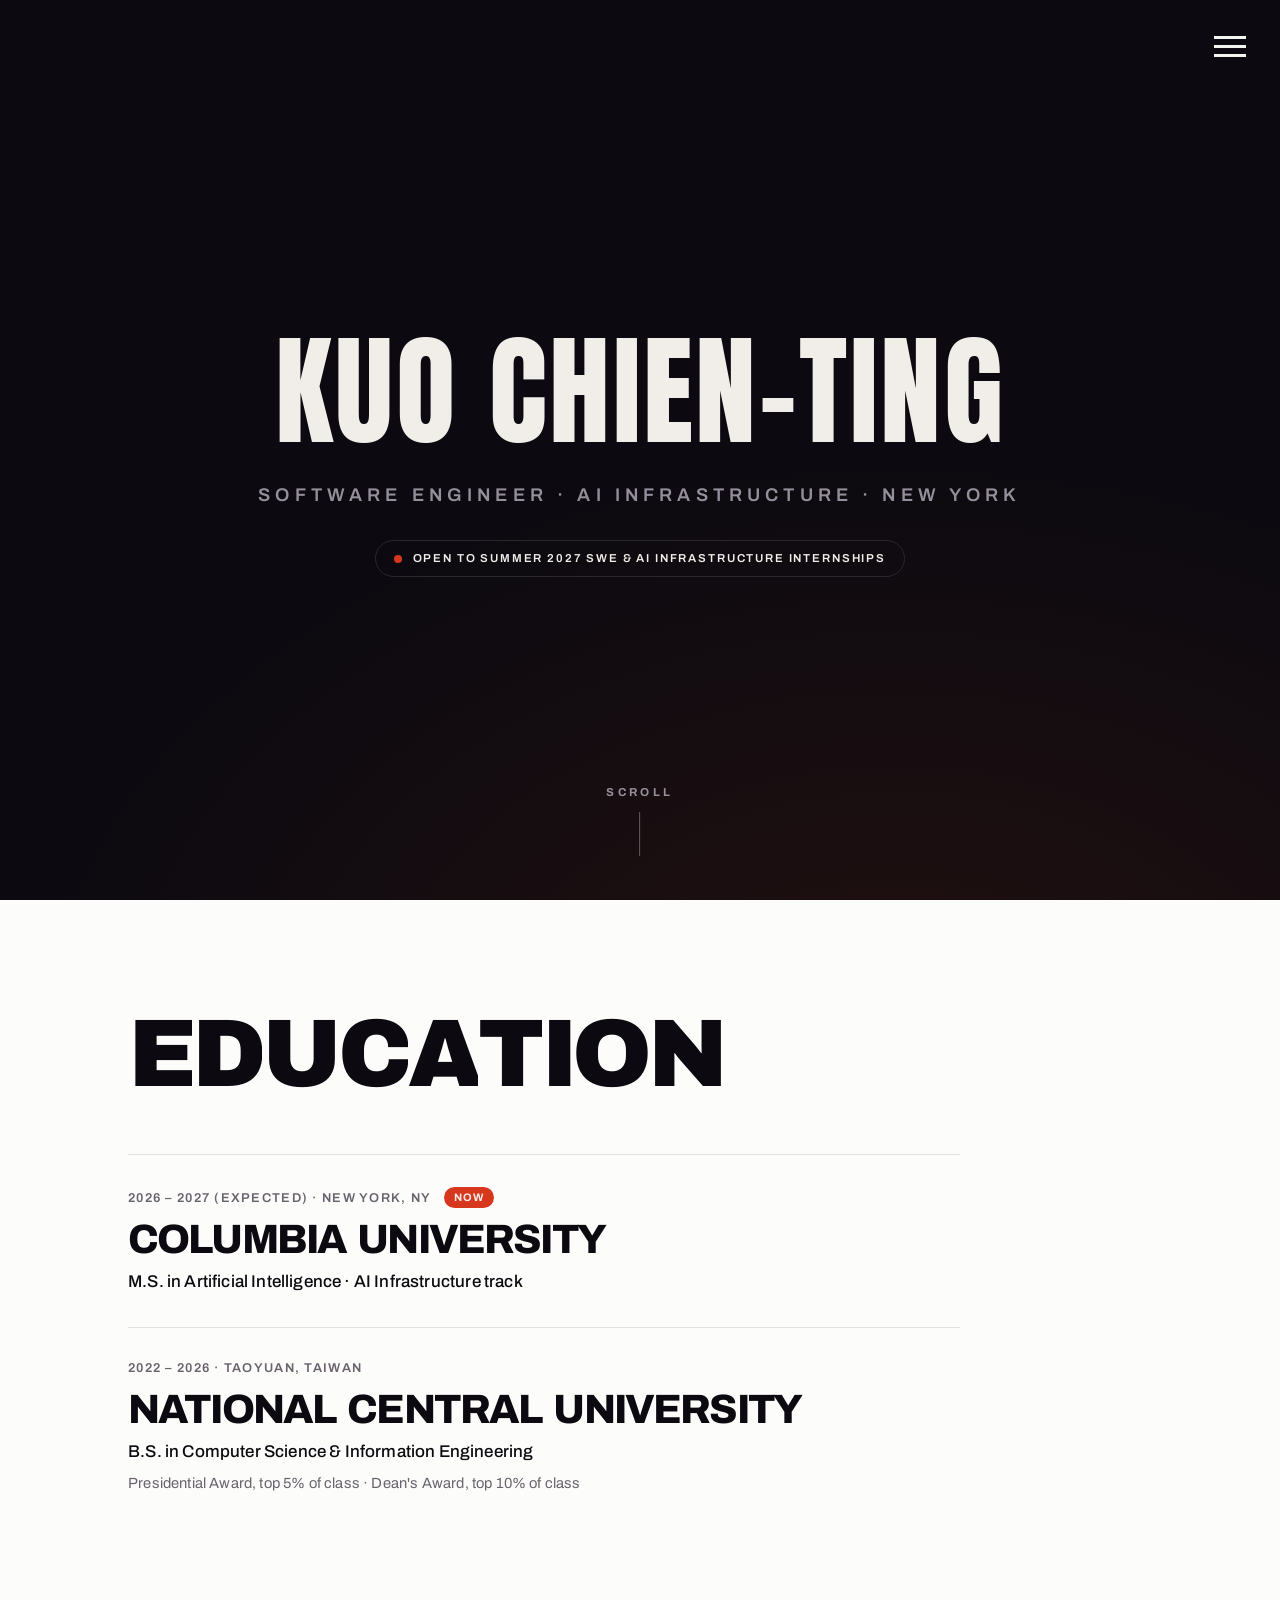
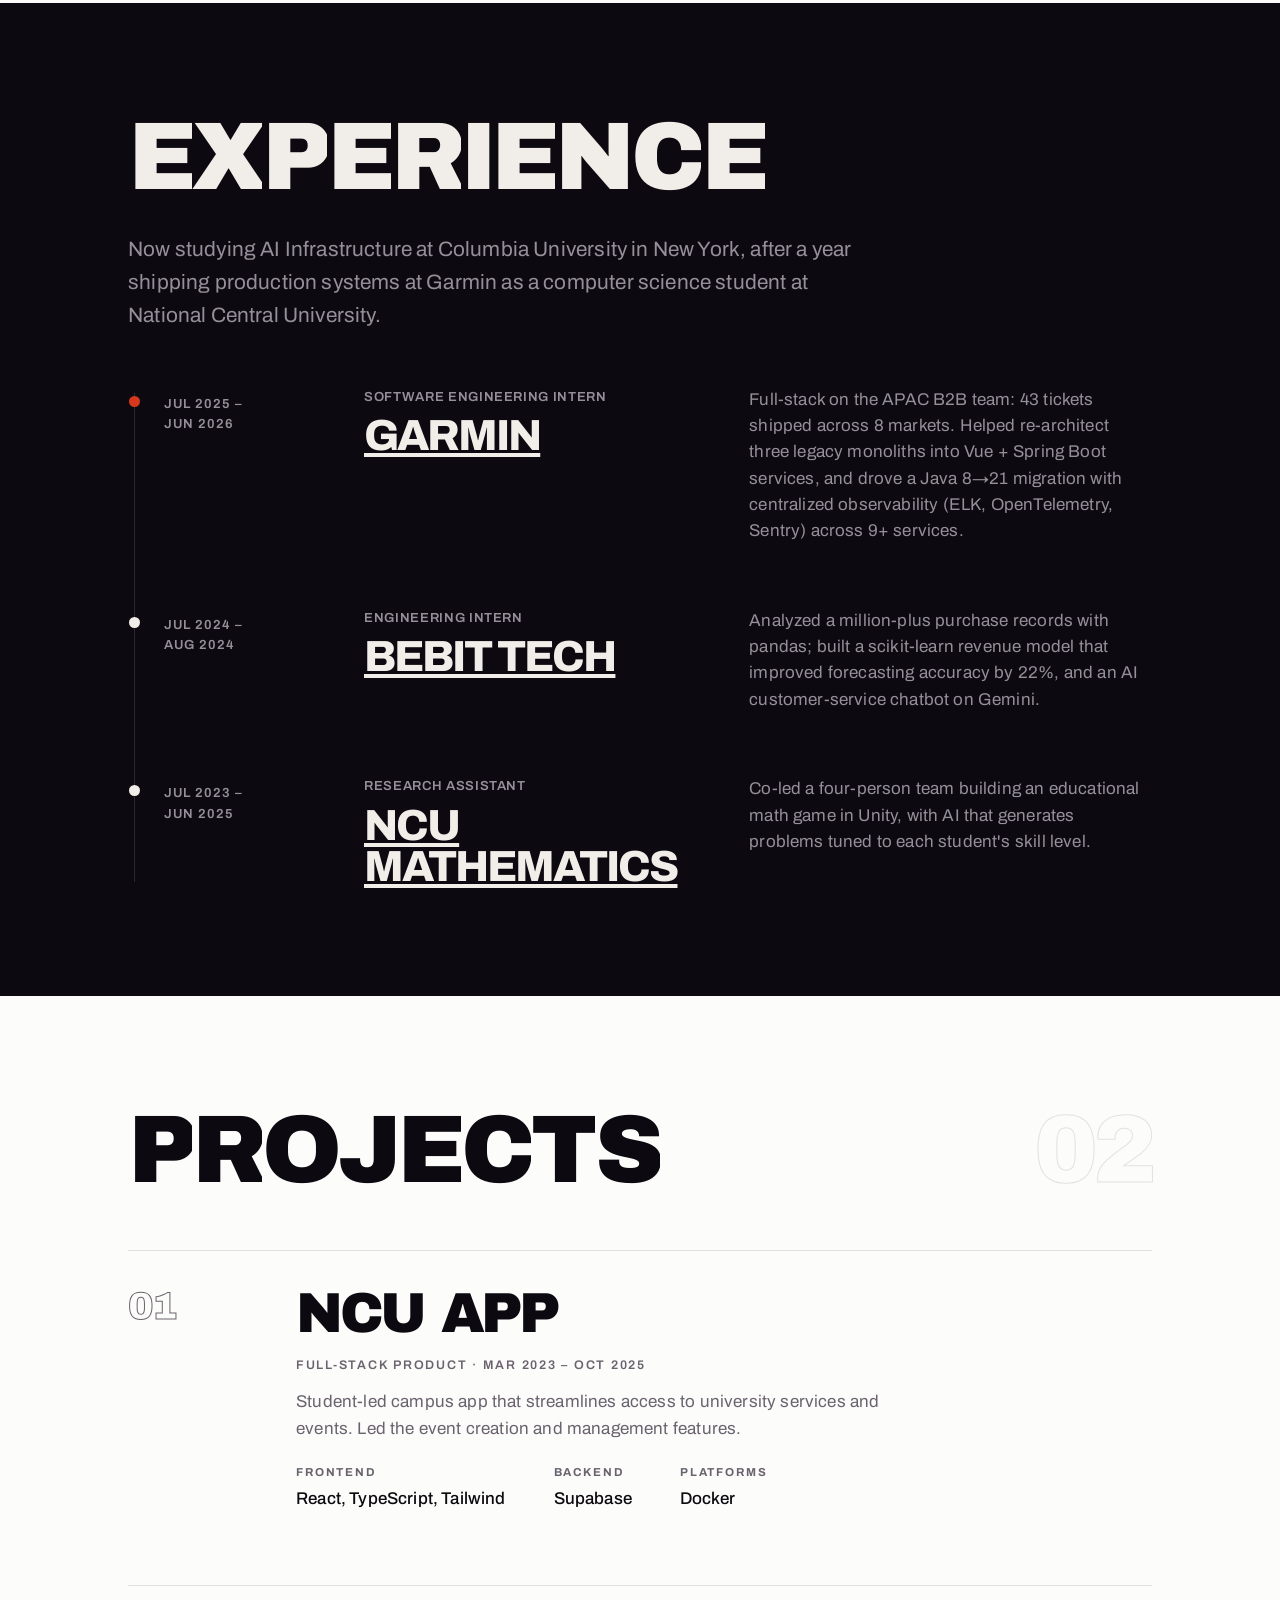
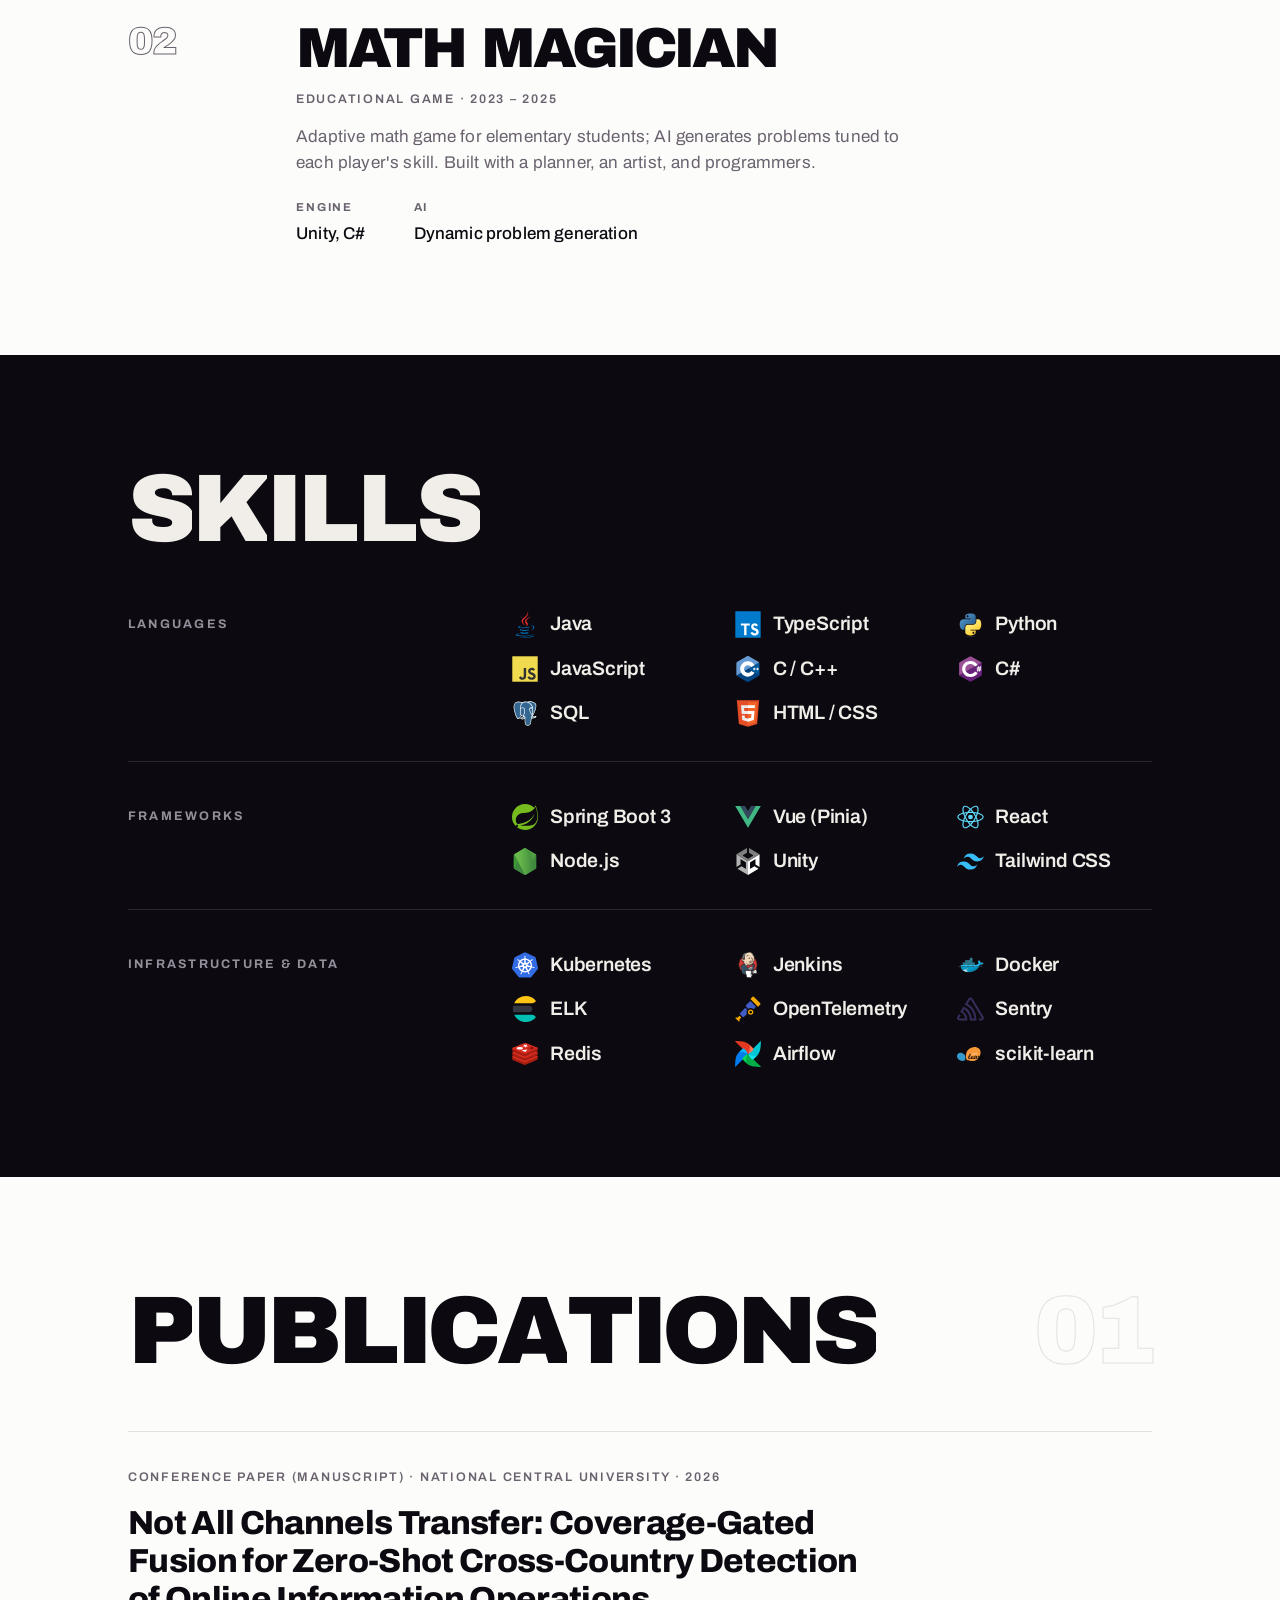
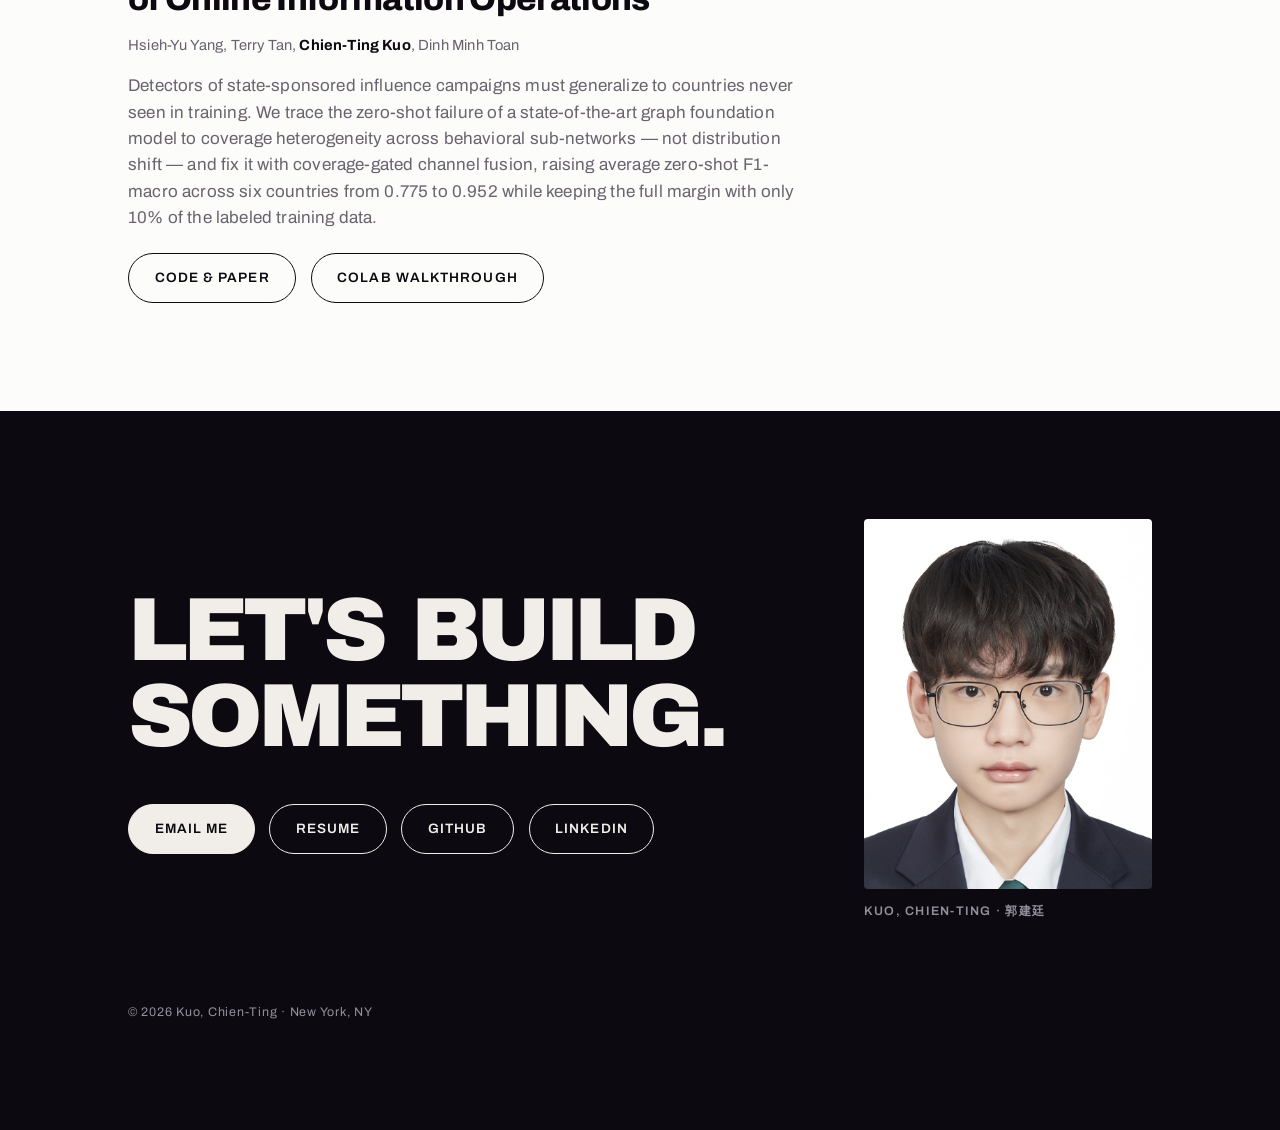
<file: index.html>
<!DOCTYPE html>
<html lang="en">
<head>
  <meta charset="UTF-8">
  <meta name="viewport" content="width=device-width, initial-scale=1.0">
  <title>Kuo Chien-Ting · Software Engineer</title>
  <meta name="description" content="Portfolio of Kuo, Chien-Ting (Nelson): M.S. in AI student at Columbia University (AI Infrastructure), previously full-stack engineer at Garmin APAC B2B.">
  <link rel="canonical" href="https://nelsonkct.github.io/">
  <link rel="icon" type="image/png" sizes="32x32" href="assets/favicon-32.png">
  <link rel="icon" type="image/png" sizes="512x512" href="assets/favicon-512.png">
  <link rel="apple-touch-icon" href="assets/apple-touch-icon.png">
  <meta property="og:type" content="website">
  <meta property="og:title" content="Kuo Chien-Ting · Software Engineer">
  <meta property="og:description" content="Software engineer studying AI Infrastructure at Columbia University. Previously shipped production systems at Garmin APAC B2B.">
  <meta property="og:url" content="https://nelsonkct.github.io/">
  <meta property="og:image" content="https://nelsonkct.github.io/assets/og.png">
  <meta name="twitter:card" content="summary_large_image">
  <meta name="twitter:title" content="Kuo Chien-Ting · Software Engineer">
  <meta name="twitter:description" content="Software engineer studying AI Infrastructure at Columbia University. Previously shipped production systems at Garmin APAC B2B.">
  <meta name="twitter:image" content="https://nelsonkct.github.io/assets/og.png">
  <link rel="preconnect" href="https://fonts.googleapis.com">
  <link rel="preconnect" href="https://fonts.gstatic.com" crossorigin>
  <link href="https://fonts.googleapis.com/css2?family=Anton&family=Archivo:wght@400;500;600;700;800;900&display=swap" rel="stylesheet">
  <link rel="stylesheet" href="css/style.css">
</head>
<body>

  <!-- ============ NAV ============ -->
  <button class="nav-toggle" type="button" aria-label="Open navigation menu" aria-expanded="false" aria-controls="nav-drawer">
    <span></span><span></span><span></span>
  </button>
  <div class="nav-overlay" hidden></div>
  <aside class="nav-drawer" id="nav-drawer" aria-label="Site navigation">
    <p class="nav-drawer-kicker">Menu</p>
    <nav class="nav-links">
      <a href="#top">Home</a>
      <a href="#education">Education</a>
      <a href="#experience">Experience</a>
      <a href="#projects">Projects</a>
      <a href="#skills">Skills</a>
      <a href="#publications">Publications</a>
      <!-- Writing section hidden until there are real posts to show; see commented-out section below -->
      <a href="#contact">Contact</a>
    </nav>
    <div class="nav-drawer-foot">
      <a class="nav-resume" href="assets/resume.pdf" download="Kuo-Chien-Ting-Resume.pdf">Resume (PDF)</a>
      <div class="nav-socials">
        <a href="https://github.com/NelsonKCT" target="_blank" rel="noopener">GitHub</a>
        <a href="https://www.linkedin.com/in/chien-ting-kuo" target="_blank" rel="noopener">LinkedIn</a>
      </div>
    </div>
  </aside>

  <!-- ============ HERO ============ -->
  <header class="hero" id="top">
    <h1 class="hero-title">
      <span class="hero-title-text">Kuo&nbsp;Chien-Ting</span>
      <span class="hero-bar hero-bar-accent" aria-hidden="true"></span>
      <span class="hero-bar hero-bar-main" aria-hidden="true"></span>
    </h1>
    <p class="hero-subtitle"><span class="hero-subtitle-text">Software Engineer &middot; AI Infrastructure &middot; New York</span></p>
    <p class="hero-availability"><span class="availability-dot" aria-hidden="true"></span>Open to Summer 2027 SWE &amp; AI Infrastructure internships</p>
    <a class="hero-scroll-hint" href="#education">Scroll<span class="hero-scroll-line" aria-hidden="true"></span></a>
  </header>

  <!-- ============ EDUCATION ============ -->
  <section class="section" id="education">
    <div class="section-inner">
      <h2 class="section-title reveal" data-roll>Education</h2>
      <div class="education-grid">
        <div class="education-entries">
          <article class="edu-item reveal">
            <p class="edu-dates">2026 &ndash; 2027 (Expected) &middot; New York, NY <span class="edu-now">Now</span></p>
            <h3>Columbia University</h3>
            <p class="edu-degree">M.S. in Artificial Intelligence &middot; AI Infrastructure track</p>
          </article>
          <article class="edu-item reveal">
            <p class="edu-dates">2022 &ndash; 2026 &middot; Taoyuan, Taiwan</p>
            <h3>National Central University</h3>
            <p class="edu-degree">B.S. in Computer Science &amp; Information Engineering</p>
            <p class="edu-notes">Presidential Award, top 5% of class &middot; Dean's Award, top 10% of class</p>
          </article>
        </div>
      </div>
    </div>
  </section>

  <!-- ============ EXPERIENCE ============ -->
  <section class="section section-dark" id="experience">
    <div class="section-inner">
      <h2 class="section-title reveal" data-roll>Experience</h2>
      <p class="section-lead reveal">Now studying AI Infrastructure at Columbia University in New York, after a year shipping production systems at Garmin as a computer science student at National Central University.</p>

      <ol class="timeline">
        <li class="timeline-item reveal">
          <p class="timeline-dates">Jul 2025 &ndash;<br>Jun 2026</p>
          <div class="timeline-role">
            <p class="timeline-label">Software Engineering Intern</p>
            <h3><a href="https://www.garmin.com.tw/" target="_blank" rel="noopener">Garmin</a></h3>
          </div>
          <p class="timeline-summary">Full-stack on the APAC B2B team: 43 tickets shipped across 8 markets. Helped re-architect three legacy monoliths into Vue + Spring Boot services, and drove a Java 8&rarr;21 migration with centralized observability (ELK, OpenTelemetry, Sentry) across 9+ services.</p>
        </li>
        <li class="timeline-item reveal">
          <p class="timeline-dates">Jul 2024 &ndash;<br>Aug 2024</p>
          <div class="timeline-role">
            <p class="timeline-label">Engineering Intern</p>
            <h3><a href="https://www.bebit-tech.com/" target="_blank" rel="noopener">beBit TECH</a></h3>
          </div>
          <p class="timeline-summary">Analyzed a million-plus purchase records with pandas; built a scikit-learn revenue model that improved forecasting accuracy by 22%, and an AI customer-service chatbot on Gemini.</p>
        </li>
        <li class="timeline-item reveal">
          <p class="timeline-dates">Jul 2023 &ndash;<br>Jun 2025</p>
          <div class="timeline-role">
            <p class="timeline-label">Research Assistant</p>
            <h3><a href="https://emath.math.ncu.edu.tw/e_school/" target="_blank" rel="noopener">NCU Mathematics</a></h3>
          </div>
          <p class="timeline-summary">Co-led a four-person team building an educational math game in Unity, with AI that generates problems tuned to each student's skill level.</p>
        </li>
      </ol>
    </div>
  </section>

  <!-- ============ PROJECTS ============ -->
  <section class="section" id="projects">
    <div class="section-inner">
      <div class="projects-header">
        <h2 class="section-title reveal" data-roll>Projects</h2>
        <span class="projects-count" aria-hidden="true">02</span>
      </div>

      <ol class="projects-list">
        <li class="project reveal">
          <span class="project-number" aria-hidden="true">01</span>
          <div class="project-main">
            <h3><a href="https://github.com/NCUAppTeam/NCU-App" target="_blank" rel="noopener">NCU APP</a></h3>
            <p class="project-meta">Full-Stack Product &middot; Mar 2023 &ndash; Oct 2025</p>
            <p class="project-summary">Student-led campus app that streamlines access to university services and events. Led the event creation and management features.</p>
            <dl class="project-stack">
              <div><dt>Frontend</dt><dd>React, TypeScript, Tailwind</dd></div>
              <div><dt>Backend</dt><dd>Supabase</dd></div>
              <div><dt>Platforms</dt><dd>Docker</dd></div>
            </dl>
          </div>
        </li>
        <li class="project reveal">
          <span class="project-number" aria-hidden="true">02</span>
          <div class="project-main">
            <h3><a href="https://github.com/Cobra30621/MathQuestionGame" target="_blank" rel="noopener">Math Magician</a></h3>
            <p class="project-meta">Educational Game &middot; 2023 &ndash; 2025</p>
            <p class="project-summary">Adaptive math game for elementary students; AI generates problems tuned to each player's skill. Built with a planner, an artist, and programmers.</p>
            <dl class="project-stack">
              <div><dt>Engine</dt><dd>Unity, C#</dd></div>
              <div><dt>AI</dt><dd>Dynamic problem generation</dd></div>
            </dl>
          </div>
        </li>
      </ol>
    </div>
  </section>

  <!-- ============ SKILLS ============ -->
  <section class="section section-dark" id="skills">
    <div class="section-inner">
      <h2 class="section-title reveal" data-roll>Skills</h2>
      <div class="skills-groups">
        <div class="skills-group reveal">
          <h3 class="skills-group-label">Languages</h3>
          <ul class="skills-list">
            <li><img class="skill-icon" src="assets/icons/java.svg" alt="" loading="lazy">Java</li>
            <li><img class="skill-icon" src="assets/icons/typescript.svg" alt="" loading="lazy">TypeScript</li>
            <li><img class="skill-icon" src="assets/icons/python.svg" alt="" loading="lazy">Python</li>
            <li><img class="skill-icon" src="assets/icons/javascript.svg" alt="" loading="lazy">JavaScript</li>
            <li><img class="skill-icon" src="assets/icons/cplusplus.svg" alt="" loading="lazy">C / C++</li>
            <li><img class="skill-icon" src="assets/icons/csharp.svg" alt="" loading="lazy">C#</li>
            <li><img class="skill-icon" src="assets/icons/postgresql.svg" alt="" loading="lazy">SQL</li>
            <li><img class="skill-icon" src="assets/icons/html5.svg" alt="" loading="lazy">HTML / CSS</li>
          </ul>
        </div>
        <div class="skills-group reveal">
          <h3 class="skills-group-label">Frameworks</h3>
          <ul class="skills-list">
            <li><img class="skill-icon" src="assets/icons/spring.svg" alt="" loading="lazy">Spring Boot 3</li>
            <li><img class="skill-icon" src="assets/icons/vuejs.svg" alt="" loading="lazy">Vue (Pinia)</li>
            <li><img class="skill-icon" src="assets/icons/react.svg" alt="" loading="lazy">React</li>
            <li><img class="skill-icon" src="assets/icons/nodejs.svg" alt="" loading="lazy">Node.js</li>
            <li><img class="skill-icon icon-invert" src="assets/icons/unity.svg" alt="" loading="lazy">Unity</li>
            <li><img class="skill-icon" src="assets/icons/tailwindcss.svg" alt="" loading="lazy">Tailwind CSS</li>
          </ul>
        </div>
        <div class="skills-group reveal">
          <h3 class="skills-group-label">Infrastructure &amp; Data</h3>
          <ul class="skills-list">
            <li><img class="skill-icon" src="assets/icons/kubernetes.svg" alt="" loading="lazy">Kubernetes</li>
            <li><img class="skill-icon" src="assets/icons/jenkins.svg" alt="" loading="lazy">Jenkins</li>
            <li><img class="skill-icon" src="assets/icons/docker.svg" alt="" loading="lazy">Docker</li>
            <li><img class="skill-icon" src="assets/icons/elasticsearch.svg" alt="" loading="lazy">ELK</li>
            <li><img class="skill-icon" src="assets/icons/opentelemetry.svg" alt="" loading="lazy">OpenTelemetry</li>
            <li><img class="skill-icon" src="assets/icons/sentry.svg" alt="" loading="lazy">Sentry</li>
            <li><img class="skill-icon" src="assets/icons/redis.svg" alt="" loading="lazy">Redis</li>
            <li><img class="skill-icon" src="assets/icons/apacheairflow.svg" alt="" loading="lazy">Airflow</li>
            <li><img class="skill-icon" src="assets/icons/scikitlearn.svg" alt="" loading="lazy">scikit-learn</li>
          </ul>
        </div>
      </div>
    </div>
  </section>

  <!-- ============ PUBLICATIONS ============ -->
  <section class="section" id="publications">
    <div class="section-inner">
      <div class="projects-header">
        <h2 class="section-title reveal" data-roll>Publications</h2>
        <span class="projects-count" aria-hidden="true">01</span>
      </div>

      <ol class="pubs-list">
        <li class="pub reveal">
          <p class="pub-meta">Conference Paper (Manuscript) &middot; National Central University &middot; 2026</p>
          <h3 class="pub-title">Not All Channels Transfer: Coverage-Gated Fusion for Zero-Shot Cross-Country Detection of Online Information Operations</h3>
          <p class="pub-authors">Hsieh-Yu Yang, Terry Tan, <strong>Chien-Ting Kuo</strong>, Dinh Minh Toan</p>
          <p class="pub-summary">Detectors of state-sponsored influence campaigns must generalize to countries never seen in training. We trace the zero-shot failure of a state-of-the-art graph foundation model to coverage heterogeneity across behavioral sub-networks &mdash; not distribution shift &mdash; and fix it with coverage-gated channel fusion, raising average zero-shot F1-macro across six countries from 0.775 to 0.952 while keeping the full margin with only 10% of the labeled training data.</p>
          <div class="pub-links">
            <a class="button" href="https://github.com/NelsonKCT/SMM_Final_Project" target="_blank" rel="noopener">Code &amp; Paper</a>
            <a class="button" href="https://colab.research.google.com/drive/1MyJvyczQWwc6FRyL0XowibPzym9J1CIn" target="_blank" rel="noopener">Colab Walkthrough</a>
          </div>
        </li>
      </ol>
    </div>
  </section>

  <!-- ============ WRITING ============
       Section removed for now; add it back once there are real posts to
       link. Reuse the .writing-list / .writing-item / .article-* styles
       in css/style.css (see DESIGN.md) and drop new pages in writing/.
  ============================================= -->

  <!-- ============ CONTACT ============ -->
  <section class="section section-dark" id="contact">
    <div class="section-inner contact-inner">
      <div class="contact-grid">
        <div class="contact-copy">
          <h2 class="contact-title reveal">Let's build<br>something.</h2>
          <div class="contact-actions reveal">
            <a class="button button-solid copy-email" href="mailto:nelsonkuo0430@gmail.com" data-email="nelsonkuo0430@gmail.com"><span>Email me</span></a>
            <a class="button" href="assets/resume.pdf" download="Kuo-Chien-Ting-Resume.pdf">Resume</a>
            <a class="button" href="https://github.com/NelsonKCT" target="_blank" rel="noopener">GitHub</a>
            <a class="button" href="https://www.linkedin.com/in/chien-ting-kuo-4a348b316" target="_blank" rel="noopener">LinkedIn</a>
          </div>
        </div>
        <figure class="contact-photo reveal">
          <img src="assets/nelson.jpg" alt="Portrait of Kuo, Chien-Ting" width="413" height="531" loading="lazy">
          <figcaption>Kuo, Chien-Ting &middot; 郭建廷</figcaption>
        </figure>
      </div>
      <p class="contact-fine">&copy; 2026 Kuo, Chien-Ting &middot; New York, NY</p>
    </div>
  </section>

<script src="js/main.js"></script>
</body>
</html>
</file>
<file: css/style.css>
/* ==========================================================================
   Nelson Kuo — minimal type-driven portfolio
   Aesthetic reference: newtonyuan.com (Anton display, grotesque body,
   black/white section rhythm, single red accent). See DESIGN.md.
   ========================================================================== */

:root {
  --bg: #fdfdfc;
  --bg: oklch(99% 0.002 85);
  --ink: #0e0c12;
  --ink: oklch(15% 0.012 300);
  --text: #6c6572;
  --text: oklch(51% 0.02 310);
  --border: #e6e4e8;
  --border: oklch(91% 0.004 310);

  --dark-bg: #0e0c12;
  --dark-bg: oklch(15% 0.012 300);
  --dark-ink: #f1efe9;
  --dark-ink: oklch(95% 0.008 85);
  --dark-text: #9b95a3;
  --dark-text: oklch(66% 0.018 310);
  --dark-border: #2c2a33;
  --dark-border: oklch(28% 0.012 300);

  --accent: #d63917;
  --accent: oklch(58% 0.2 32);

  --font-display: "Anton", "Archivo", sans-serif;
  --font-sans: "Archivo", "Helvetica Neue", sans-serif;

  --gutter: clamp(1.25rem, 5vw, 5rem);
  --ease-out-quint: cubic-bezier(0.22, 1, 0.36, 1);
}

* { margin: 0; padding: 0; box-sizing: border-box; }

html { scroll-behavior: smooth; }

body {
  background: var(--bg);
  color: var(--text);
  font-family: var(--font-sans);
  font-size: 1.0625rem;
  line-height: 1.55;
  letter-spacing: 0.01em;
  -webkit-font-smoothing: antialiased;
}

a { color: inherit; }

::selection { background: var(--accent); color: var(--dark-ink); }

/* ==========================================================================
   Nav — hamburger + right drawer
   ========================================================================== */

.nav-toggle {
  position: fixed;
  top: 18px;
  right: 22px;
  z-index: 40;
  width: 56px;
  height: 56px;
  background: none;
  border: 0;
  cursor: pointer;
  mix-blend-mode: difference;
}

.nav-toggle span {
  position: absolute;
  left: 50%;
  width: 32px;
  height: 3px;
  background: #fff;
  transform: translateX(-50%);
  transition: top 0.22s var(--ease-out-quint), transform 0.22s var(--ease-out-quint), opacity 0.18s;
}

.nav-toggle span:nth-child(1) { top: 18px; }
.nav-toggle span:nth-child(2) { top: 27px; }
.nav-toggle span:nth-child(3) { top: 36px; }

.nav-toggle.is-open span:nth-child(1) { top: 27px; transform: translateX(-50%) rotate(45deg); }
.nav-toggle.is-open span:nth-child(2) { opacity: 0; }
.nav-toggle.is-open span:nth-child(3) { top: 27px; transform: translateX(-50%) rotate(-45deg); }

.nav-overlay {
  position: fixed;
  inset: 0;
  z-index: 30;
  background: rgba(8, 6, 13, 0.35);
  opacity: 0;
  pointer-events: none;
  transition: opacity 0.28s;
}

.nav-overlay.is-open { opacity: 1; pointer-events: auto; }

.nav-drawer {
  position: fixed;
  top: 0;
  right: 0;
  bottom: 0;
  z-index: 35;
  width: min(23rem, 88vw);
  background: var(--bg);
  border-left: 1px solid var(--border);
  display: flex;
  flex-direction: column;
  justify-content: center;
  gap: 2.5rem;
  padding: 6rem 2.25rem 2.25rem;
  transform: translateX(100%);
  transition: transform 0.34s cubic-bezier(0.76, 0, 0.24, 1);
  visibility: hidden;
}

.nav-drawer.is-open {
  transform: translateX(0);
  visibility: visible;
  box-shadow: -24px 0 48px rgba(8, 6, 13, 0.12);
}

.nav-drawer-kicker {
  font-size: 0.72rem;
  font-weight: 600;
  letter-spacing: 0.2em;
  text-transform: uppercase;
}

.nav-links {
  display: flex;
  flex-direction: column;
  align-items: flex-start;
  gap: 0.9rem;
}

.nav-links a {
  font-weight: 800;
  font-size: clamp(1.6rem, 3vw, 2.1rem);
  line-height: 0.95;
  letter-spacing: -0.04em;
  text-transform: uppercase;
  text-decoration: none;
  color: var(--ink);
  transition: color 0.2s, transform 0.22s var(--ease-out-quint);
}

.nav-links a:hover { color: var(--accent); transform: translateX(6px); }

.nav-links a.is-active { color: var(--accent); }

.nav-drawer-foot {
  display: flex;
  flex-direction: column;
  gap: 0.8rem;
  border-top: 1px solid var(--border);
  padding-top: 1.5rem;
}

.nav-resume {
  color: var(--ink);
  font-weight: 600;
  font-size: 0.85rem;
  letter-spacing: 0.08em;
  text-transform: uppercase;
  text-decoration: none;
}

.nav-resume:hover { color: var(--accent); }

.nav-socials { display: flex; gap: 1.25rem; }

.nav-socials a {
  font-size: 0.8rem;
  letter-spacing: 0.06em;
  text-decoration: none;
}

.nav-socials a:hover { color: var(--accent); }

/* ==========================================================================
   Hero
   ========================================================================== */

.hero {
  min-height: 100svh;
  background:
    radial-gradient(90rem 60rem at 70% 115%, oklch(24% 0.05 32 / 0.55), transparent 60%),
    var(--dark-bg);
  display: flex;
  flex-direction: column;
  align-items: center;
  justify-content: center;
  gap: 1.4rem;
  position: relative;
  padding: 0 var(--gutter);
}

.hero-title {
  position: relative;
  display: inline-flex;
  overflow: hidden;
  font-family: var(--font-display);
  font-weight: 400;
  font-size: clamp(2.5rem, 9.5vw, 8.5rem);
  line-height: 1;
  letter-spacing: 0.02em;
  text-transform: uppercase;
  color: var(--dark-ink);
  padding: 0.06em 0.08em;
}

.hero-title-text { position: relative; z-index: 1; }

.hero-bar {
  position: absolute;
  inset: 0;
  transform: scaleX(0);
  transform-origin: left;
}

.hero-bar-main { z-index: 3; background: var(--dark-ink); }
.hero-bar-accent { z-index: 2; background: var(--accent); }

.hero-subtitle {
  overflow: hidden;
  font-size: clamp(0.8rem, 2vw, 1.15rem);
  font-weight: 600;
  letter-spacing: 0.28em;
  text-transform: uppercase;
  color: var(--dark-text);
  text-align: center;
}

.hero-subtitle-text { display: inline-block; }

.hero-availability {
  display: inline-flex;
  align-items: center;
  gap: 0.65rem;
  margin-top: 0.5rem;
  padding: 0.55rem 1.15rem;
  border: 1px solid var(--dark-border);
  border-radius: 999px;
  font-size: 0.72rem;
  font-weight: 600;
  letter-spacing: 0.16em;
  text-transform: uppercase;
  color: var(--dark-ink);
}

.availability-dot {
  flex: none;
  width: 8px;
  height: 8px;
  border-radius: 999px;
  background: var(--accent);
}

.hero-scroll-hint {
  position: absolute;
  bottom: 44px;
  left: 50%;
  transform: translateX(-50%);
  display: inline-grid;
  justify-items: center;
  gap: 10px;
  color: var(--dark-text);
  font-size: 0.72rem;
  font-weight: 700;
  letter-spacing: 0.3em;
  text-transform: uppercase;
  text-decoration: none;
}

.hero-scroll-hint:hover { color: var(--dark-ink); }

.hero-scroll-line {
  width: 1px;
  height: 44px;
  background: currentColor;
  opacity: 0.6;
}

/* ==========================================================================
   Sections
   ========================================================================== */

.section { background: var(--bg); color: var(--text); }

/* dark sections remap the shared tokens so every component adapts */
.section-dark {
  --bg: var(--dark-bg);
  --ink: var(--dark-ink);
  --text: var(--dark-text);
  --border: var(--dark-border);
  background: var(--dark-bg);
  color: var(--text);
}

.section-inner {
  max-width: 72rem;
  margin: 0 auto;
  padding: clamp(4.5rem, 12vh, 8.5rem) var(--gutter);
}

.section-title {
  font-weight: 900;
  font-size: clamp(2.8rem, 7.5vw, 6rem);
  line-height: 0.96;
  letter-spacing: -0.05em;
  word-spacing: 0.18em;
  text-transform: uppercase;
  color: var(--ink);
  margin-bottom: clamp(2.5rem, 6vh, 4.5rem);
}

/* per-character hover roll (spans injected by JS) */
.char-clip {
  display: inline-flex;
  overflow: hidden;
  height: 0.96em;
}

.char-inner {
  display: flex;
  flex-direction: column;
  align-items: flex-start;
  transform: translateY(0);
  transition: transform 0.28s cubic-bezier(0.76, 0, 0.24, 1);
  transition-delay: calc(var(--char-index) * 20ms);
}

.char-inner span { display: block; line-height: 0.96; }
.char-inner span:last-child { color: var(--accent); }

.section-title:hover .char-inner { transform: translateY(-100%); }

.section-lead {
  max-width: 46rem;
  font-size: clamp(1.05rem, 1rem + 0.4vw, 1.3rem);
  line-height: 1.6;
  margin: -1.5rem 0 clamp(2.5rem, 6vh, 4rem);
}

/* ==========================================================================
   Education
   ========================================================================== */

.education-grid { max-width: 52rem; }

.education-entries { display: grid; }

.edu-item {
  border-top: 1px solid var(--border);
  padding: clamp(1.5rem, 3.5vh, 2.25rem) 0;
}

.edu-item:last-child { padding-bottom: 0; }

.edu-dates {
  font-size: 0.8rem;
  font-weight: 600;
  letter-spacing: 0.1em;
  text-transform: uppercase;
  margin-bottom: 0.7rem;
}

.edu-now {
  display: inline-block;
  background: var(--accent);
  color: var(--dark-ink);
  font-size: 0.68rem;
  font-weight: 700;
  letter-spacing: 0.12em;
  padding: 0.15rem 0.6rem;
  border-radius: 999px;
  margin-left: 0.6rem;
  vertical-align: 1px;
}

.edu-item h3 {
  color: var(--ink);
  font-weight: 800;
  font-size: clamp(1.7rem, 3.2vw, 3rem);
  line-height: 0.96;
  letter-spacing: -0.045em;
  word-spacing: 0.12em;
  text-transform: uppercase;
}

.edu-degree { margin-top: 0.6rem; font-weight: 500; color: var(--ink); }

.edu-notes { margin-top: 0.4rem; font-size: 0.92rem; }

.education-photo figcaption,
.contact-photo figcaption {
  margin-top: 0.8rem;
  font-size: 0.78rem;
  font-weight: 600;
  letter-spacing: 0.1em;
  text-transform: uppercase;
}

.education-photo img,
.contact-photo img {
  display: block;
  width: 100%;
  height: auto;
  border-radius: 4px;
  filter: grayscale(28%);
}

/* ==========================================================================
   Skills
   ========================================================================== */

.skills-groups { display: grid; gap: 2.5rem; }

.skills-group {
  display: grid;
  grid-template-columns: minmax(13rem, 1fr) minmax(0, 2fr);
  gap: 1.5rem 4rem;
  padding-bottom: 2rem;
  border-bottom: 1px solid var(--border);
}

.skills-group:last-child { border-bottom: 0; padding-bottom: 0; }

.skills-group-label {
  font-size: 0.78rem;
  font-weight: 700;
  letter-spacing: 0.18em;
  text-transform: uppercase;
  color: var(--text);
  padding-top: 0.35rem;
}

.skills-list {
  list-style: none;
  display: grid;
  grid-template-columns: repeat(auto-fill, minmax(11.5rem, 1fr));
  gap: 0.9rem 1.75rem;
}

.skills-list li {
  color: var(--ink);
  font-weight: 600;
  font-size: clamp(1rem, 0.9rem + 0.4vw, 1.3rem);
  letter-spacing: -0.01em;
  min-width: 0;
  white-space: nowrap;
  display: flex;
  align-items: center;
  gap: 0.6em;
}

.skill-icon {
  width: 1.35em;
  height: 1.35em;
  flex: none;
  object-fit: contain;
}

.icon-invert { filter: invert(1); }

/* ==========================================================================
   Experience — timeline
   ========================================================================== */

.timeline {
  list-style: none;
  display: grid;
  gap: clamp(3rem, 7vh, 4.5rem);
  position: relative;
  padding-left: 2.25rem;
}

/* the line */
.timeline::before {
  content: "";
  position: absolute;
  top: 0.4rem;
  bottom: 0.4rem;
  left: 6px;
  width: 1px;
  background: var(--border);
}

.timeline-item {
  display: grid;
  grid-template-columns: minmax(7rem, 10rem) minmax(15rem, 1.2fr) minmax(0, 1.4fr);
  gap: 1.5rem 2.5rem;
  align-items: start;
  position: relative;
}

/* the dot */
.timeline-item::before {
  content: "";
  position: absolute;
  top: 0.55rem;
  left: calc(-2.25rem + 1px);
  width: 11px;
  height: 11px;
  border-radius: 999px;
  background: var(--ink);
}

.timeline-item:first-child::before { background: var(--accent); }

.timeline-dates {
  font-size: 0.82rem;
  font-weight: 600;
  letter-spacing: 0.08em;
  text-transform: uppercase;
  padding-top: 0.45rem;
}

.timeline-label {
  font-size: 0.82rem;
  font-weight: 600;
  letter-spacing: 0.05em;
  text-transform: uppercase;
  margin-bottom: 0.5rem;
}

.timeline-role h3 {
  color: var(--ink);
  font-weight: 800;
  font-size: clamp(1.8rem, 3.4vw, 3.2rem);
  line-height: 0.96;
  letter-spacing: -0.045em;
  text-transform: uppercase;
}

.timeline-summary { max-width: 34rem; }

/* ==========================================================================
   Projects
   ========================================================================== */

.projects-header {
  display: flex;
  align-items: flex-end;
  justify-content: space-between;
  gap: 2rem;
}

.projects-count {
  font-weight: 900;
  font-size: clamp(2.8rem, 7.5vw, 6rem);
  line-height: 0.96;
  letter-spacing: -0.05em;
  color: transparent;
  -webkit-text-stroke: 1px var(--border);
  margin-bottom: clamp(2.5rem, 6vh, 4.5rem);
}

.projects-list {
  list-style: none;
  display: grid;
  gap: clamp(3.5rem, 8vh, 5.5rem);
}

.project {
  display: grid;
  grid-template-columns: minmax(4rem, 8rem) minmax(0, 1fr);
  gap: 1rem 2.5rem;
  border-top: 1px solid var(--border);
  padding-top: clamp(1.75rem, 4vh, 2.75rem);
}

.project-number {
  font-weight: 900;
  font-size: clamp(1.6rem, 3vw, 2.6rem);
  line-height: 1;
  letter-spacing: -0.04em;
  color: transparent;
  -webkit-text-stroke: 1px var(--text);
}

.project-main { display: grid; gap: 0.9rem; justify-items: start; }

.project-main h3 {
  color: var(--ink);
  font-weight: 900;
  font-size: clamp(2rem, 4.4vw, 4.2rem);
  line-height: 0.96;
  letter-spacing: -0.06em;
  word-spacing: 0.18em;
  text-transform: uppercase;
}

.project-main h3 a { text-decoration: none; transition: color 0.2s; }
.project-main h3 a:hover { color: var(--accent); }

.project-meta {
  font-size: 0.78rem;
  font-weight: 600;
  letter-spacing: 0.14em;
  text-transform: uppercase;
}

.project-summary { max-width: 40rem; }

.project-stack {
  display: flex;
  flex-wrap: wrap;
  gap: 1rem 3rem;
  margin-top: 0.5rem;
}

.project-stack dt {
  font-size: 0.72rem;
  font-weight: 700;
  letter-spacing: 0.16em;
  text-transform: uppercase;
  margin-bottom: 0.25rem;
}

.project-stack dd { color: var(--ink); font-weight: 500; }

/* ==========================================================================
   Publications
   ========================================================================== */

.pubs-list {
  list-style: none;
  display: grid;
  gap: clamp(2.5rem, 6vh, 4rem);
}

.pub {
  display: grid;
  gap: 1rem;
  justify-items: start;
  border-top: 1px solid var(--border);
  padding-top: clamp(1.75rem, 4vh, 2.75rem);
}

.pub-meta {
  font-size: 0.78rem;
  font-weight: 600;
  letter-spacing: 0.14em;
  text-transform: uppercase;
}

.pub-title {
  color: var(--ink);
  font-weight: 800;
  font-size: clamp(1.35rem, 2.6vw, 2.1rem);
  line-height: 1.15;
  letter-spacing: -0.02em;
  max-width: 46rem;
}

.pub-authors { font-size: 0.92rem; }

.pub-authors strong { color: var(--ink); font-weight: 700; }

.pub-summary { max-width: 42rem; }

.pub-links {
  display: flex;
  flex-wrap: wrap;
  gap: 0.9rem;
  margin-top: 0.35rem;
}

/* ==========================================================================
   Contact
   ========================================================================== */

.contact-inner { text-align: left; }

.contact-grid {
  display: grid;
  grid-template-columns: minmax(0, 1fr) minmax(13rem, 18rem);
  gap: clamp(2.5rem, 6vw, 5rem);
  align-items: center;
}

.contact-copy { align-self: center; }

.contact-photo { justify-self: end; width: 100%; }

.contact-title {
  color: var(--ink);
  font-weight: 900;
  font-size: clamp(2.6rem, 7vw, 6rem);
  line-height: 0.96;
  letter-spacing: -0.055em;
  word-spacing: 0.18em;
  text-transform: uppercase;
  margin-bottom: clamp(2rem, 5vh, 3.5rem);
}

.contact-actions {
  display: flex;
  flex-wrap: wrap;
  gap: 0.9rem;
}

.button {
  display: inline-block;
  padding: 0.85rem 1.6rem;
  border: 1px solid var(--ink);
  border-radius: 999px;
  color: var(--ink);
  font-weight: 600;
  font-size: 0.85rem;
  letter-spacing: 0.08em;
  text-transform: uppercase;
  text-decoration: none;
  transition: background-color 0.2s, color 0.2s, border-color 0.2s;
}

.button:hover { border-color: var(--accent); color: var(--accent); }

.button-solid { background: var(--ink); color: var(--bg); }

.button-solid:hover { background: var(--accent); border-color: var(--accent); color: var(--dark-ink); }

.contact-fine {
  margin-top: clamp(3.5rem, 9vh, 6rem);
  font-size: 0.78rem;
  letter-spacing: 0.06em;
}

.copy-email.copied {
  background: var(--accent);
  border-color: var(--accent);
  color: var(--dark-ink);
}

/* ==========================================================================
   Writing — index list
   ========================================================================== */

.writing-list { list-style: none; display: grid; }

.writing-item { border-top: 1px solid var(--border); }
.writing-item:last-child { border-bottom: 1px solid var(--border); }

.writing-item a {
  display: grid;
  grid-template-columns: minmax(6rem, 9rem) minmax(0, 1fr) auto;
  gap: 1rem 2.5rem;
  align-items: baseline;
  padding: clamp(1.5rem, 3.5vh, 2.25rem) 0;
  text-decoration: none;
  color: var(--text);
}

.writing-date {
  font-size: 0.78rem;
  font-weight: 600;
  letter-spacing: 0.1em;
  text-transform: uppercase;
}

.writing-body h3 {
  color: var(--ink);
  font-weight: 800;
  font-size: clamp(1.4rem, 2.8vw, 2.3rem);
  line-height: 1.02;
  letter-spacing: -0.04em;
  word-spacing: 0.1em;
  text-transform: uppercase;
  transition: color 0.2s;
}

.writing-body p { margin-top: 0.55rem; max-width: 38rem; }

.writing-arrow {
  color: var(--ink);
  font-size: 1.4rem;
  transition: transform 0.3s var(--ease-out-quint), color 0.2s;
}

.writing-item a:hover h3,
.writing-item a:hover .writing-arrow { color: var(--accent); }

.writing-item a:hover .writing-arrow { transform: translateX(6px); }

/* ==========================================================================
   Article pages (writing/*.html)
   ========================================================================== */

.article-top {
  padding: clamp(1.2rem, 3vw, 2rem) var(--gutter);
}

.article-top a {
  font-size: 0.78rem;
  font-weight: 600;
  letter-spacing: 0.12em;
  text-transform: uppercase;
  text-decoration: none;
  color: var(--ink);
}

.article-top a:hover { color: var(--accent); }

.article {
  max-width: 42rem;
  margin: 0 auto;
  padding: clamp(1.5rem, 5vh, 3.5rem) var(--gutter) clamp(4rem, 10vh, 7rem);
}

.article-meta {
  font-size: 0.78rem;
  font-weight: 600;
  letter-spacing: 0.12em;
  text-transform: uppercase;
}

.article h1 {
  color: var(--ink);
  font-weight: 900;
  font-size: clamp(2rem, 5.5vw, 3.3rem);
  line-height: 1;
  letter-spacing: -0.045em;
  word-spacing: 0.12em;
  text-transform: uppercase;
  margin: 0.7rem 0 2rem;
}

.article h2 {
  color: var(--ink);
  font-weight: 800;
  font-size: 1.2rem;
  letter-spacing: -0.01em;
  margin: 2.2rem 0 0.8rem;
}

.article p { margin-bottom: 1.1rem; line-height: 1.75; }

.article strong { color: var(--ink); font-weight: 600; }

.article a {
  color: var(--ink);
  text-decoration: underline;
  text-underline-offset: 3px;
  text-decoration-thickness: 1px;
}

.article a:hover { color: var(--accent); }

.article code {
  font-family: ui-monospace, SFMono-Regular, Menlo, monospace;
  font-size: 0.86em;
  background: oklch(93% 0.008 85);
  padding: 0.12em 0.4em;
  border-radius: 4px;
  color: var(--ink);
}

.article-foot {
  margin-top: 3rem;
  padding-top: 1.5rem;
  border-top: 1px solid var(--border);
}

.article-foot a {
  font-size: 0.78rem;
  font-weight: 600;
  letter-spacing: 0.12em;
  text-transform: uppercase;
  text-decoration: none;
  color: var(--ink);
}

.article-foot a:hover { color: var(--accent); }

/* ==========================================================================
   Motion
   ========================================================================== */

@media (prefers-reduced-motion: no-preference) {

  .reveal {
    opacity: 0;
    translate: 0 40px;
    transition: opacity 0.8s var(--ease-out-quint), translate 0.8s var(--ease-out-quint);
  }

  .reveal.in { opacity: 1; translate: 0 0; }

  /* hero choreography: accent bar sweeps, main bar follows, text appears */
  .hero-title-text { opacity: 0; animation: hero-text-in 0.01s linear 1.35s forwards; }
  .hero-bar-accent { animation: hero-bar-sweep 1.6s var(--ease-out-quint) 0.35s forwards; }
  .hero-bar-main { animation: hero-bar-sweep 1.3s var(--ease-out-quint) 0.55s forwards; }

  .hero-subtitle-text {
    opacity: 0;
    transform: translateY(110%);
    animation: hero-sub-rise 0.6s var(--ease-out-quint) 2s forwards;
  }

  .hero-availability {
    opacity: 0;
    animation: hero-hint-in 0.6s var(--ease-out-quint) 2.35s forwards;
  }

  .availability-dot {
    animation: dot-pulse 2.4s ease-out 3s infinite;
  }

  @keyframes dot-pulse {
    0% { box-shadow: 0 0 0 0 oklch(58% 0.2 32 / 0.55); }
    70% { box-shadow: 0 0 0 9px oklch(58% 0.2 32 / 0); }
    100% { box-shadow: 0 0 0 0 oklch(58% 0.2 32 / 0); }
  }

  .hero-scroll-hint {
    opacity: 0;
    animation: hero-hint-in 0.6s var(--ease-out-quint) 2.5s forwards;
  }

  .hero-scroll-line {
    transform-origin: top;
    animation: hero-line-pulse 2.2s var(--ease-out-quint) 3s infinite;
  }

  @keyframes hero-bar-sweep {
    0% { transform: scaleX(0); transform-origin: left; }
    48% { transform: scaleX(1); transform-origin: left; }
    52% { transform: scaleX(1); transform-origin: right; }
    100% { transform: scaleX(0); transform-origin: right; }
  }

  @keyframes hero-text-in { to { opacity: 1; } }

  @keyframes hero-sub-rise { to { opacity: 1; transform: translateY(0); } }

  @keyframes hero-hint-in { to { opacity: 1; } }

  @keyframes hero-line-pulse {
    0% { transform: scaleY(0); transform-origin: top; }
    45% { transform: scaleY(1); transform-origin: top; }
    55% { transform: scaleY(1); transform-origin: bottom; }
    100% { transform: scaleY(0); transform-origin: bottom; }
  }
}

@media (prefers-reduced-motion: reduce) {
  html { scroll-behavior: auto; }
}

/* ==========================================================================
   Responsive
   ========================================================================== */

@media (max-width: 1024px) {
  .timeline-item {
    grid-template-columns: minmax(7rem, 9rem) minmax(0, 1fr);
  }

  .timeline-summary { grid-column: 2; }
}

@media (max-width: 768px) {
  .contact-grid { grid-template-columns: 1fr; gap: 2.5rem; }
  .contact-photo { grid-row: 1; justify-self: start; width: min(13rem, 60%); }
}

@media (max-width: 640px) {
  .skills-group { grid-template-columns: 1fr; gap: 1rem; }

  .timeline { padding-left: 1.6rem; }
  .timeline-item { grid-template-columns: 1fr; gap: 0.8rem; }
  .timeline-item::before { left: calc(-1.6rem + 1px); }
  .timeline-dates { padding-top: 0; }
  .timeline-summary { grid-column: 1; }

  .project { grid-template-columns: 1fr; }
  .project-number { order: -1; }

  .projects-count { display: none; }

  .contact-actions { flex-direction: column; align-items: stretch; }
  .button { text-align: center; }

  .writing-item a { grid-template-columns: 1fr auto; }
  .writing-date { grid-column: 1 / -1; }

  .hero-availability {
    font-size: 0.62rem;
    letter-spacing: 0.12em;
    padding: 0.5rem 0.9rem;
  }
}
</file>
